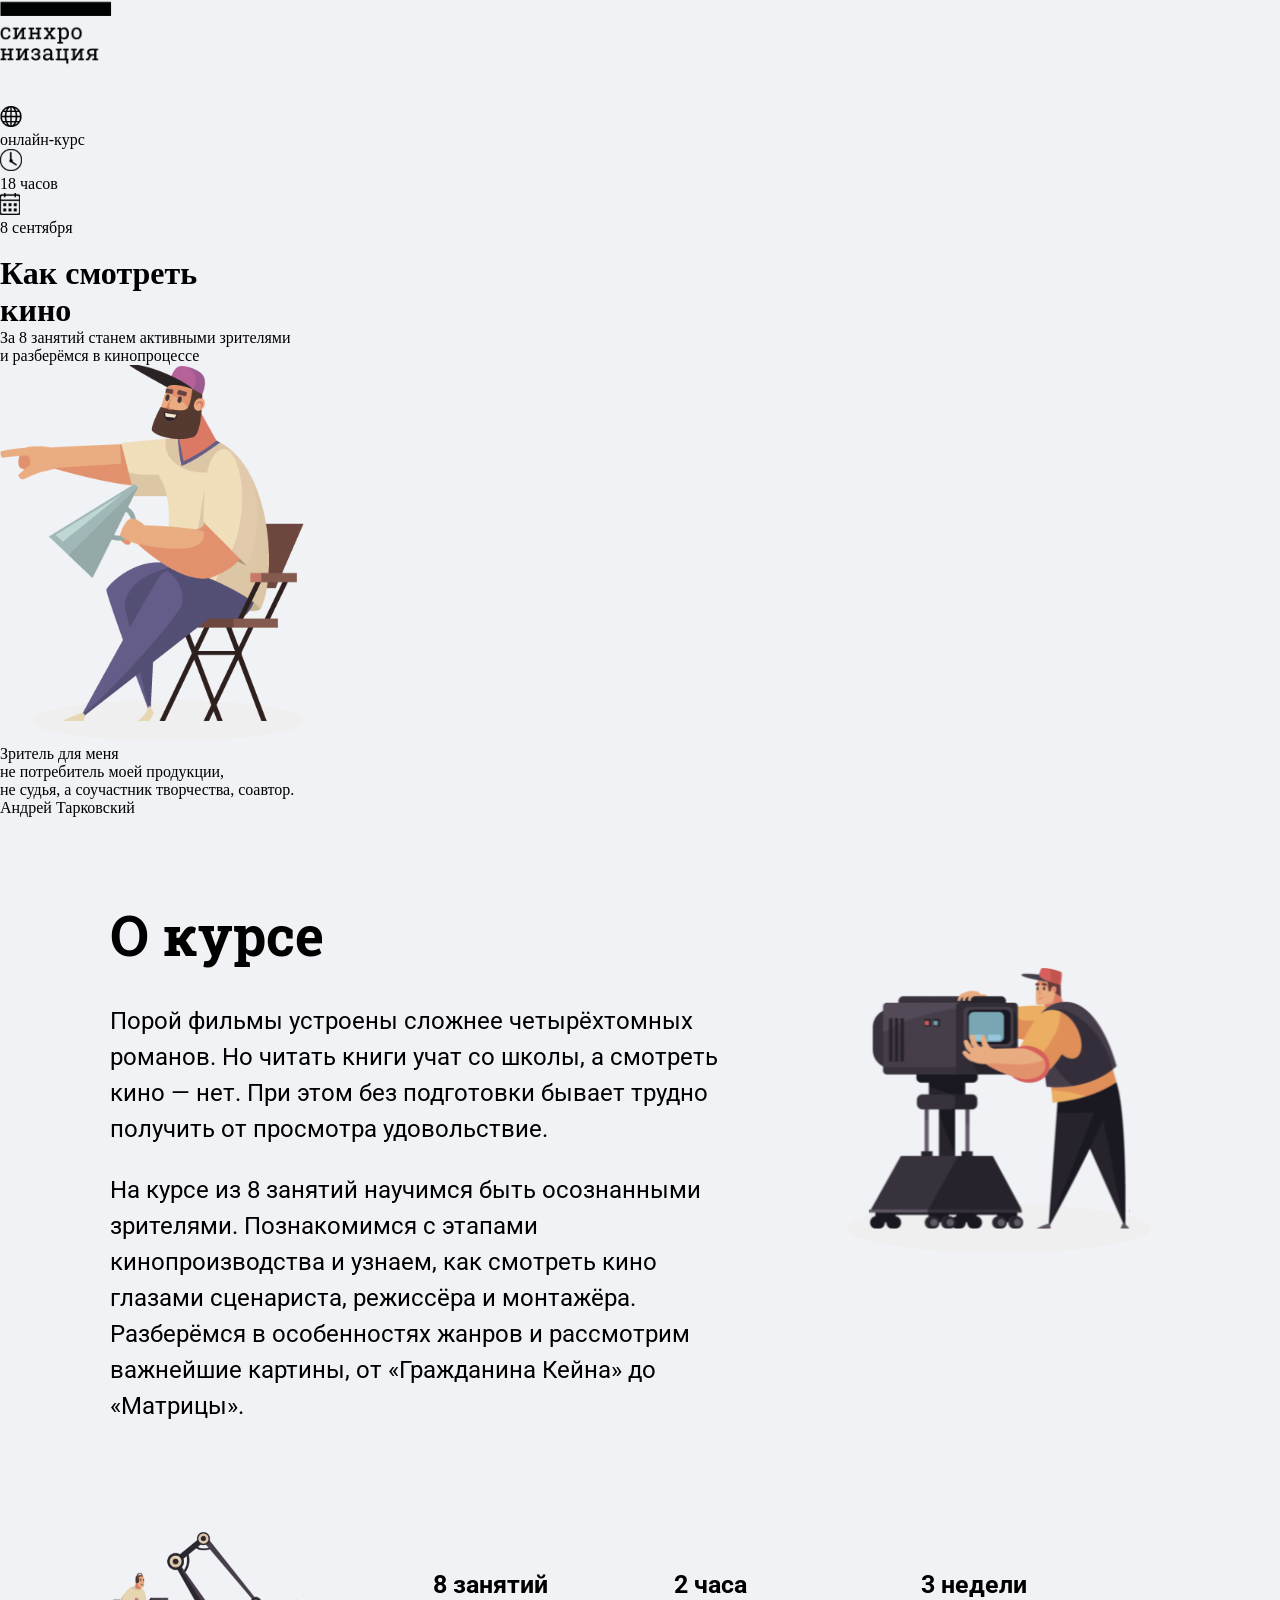
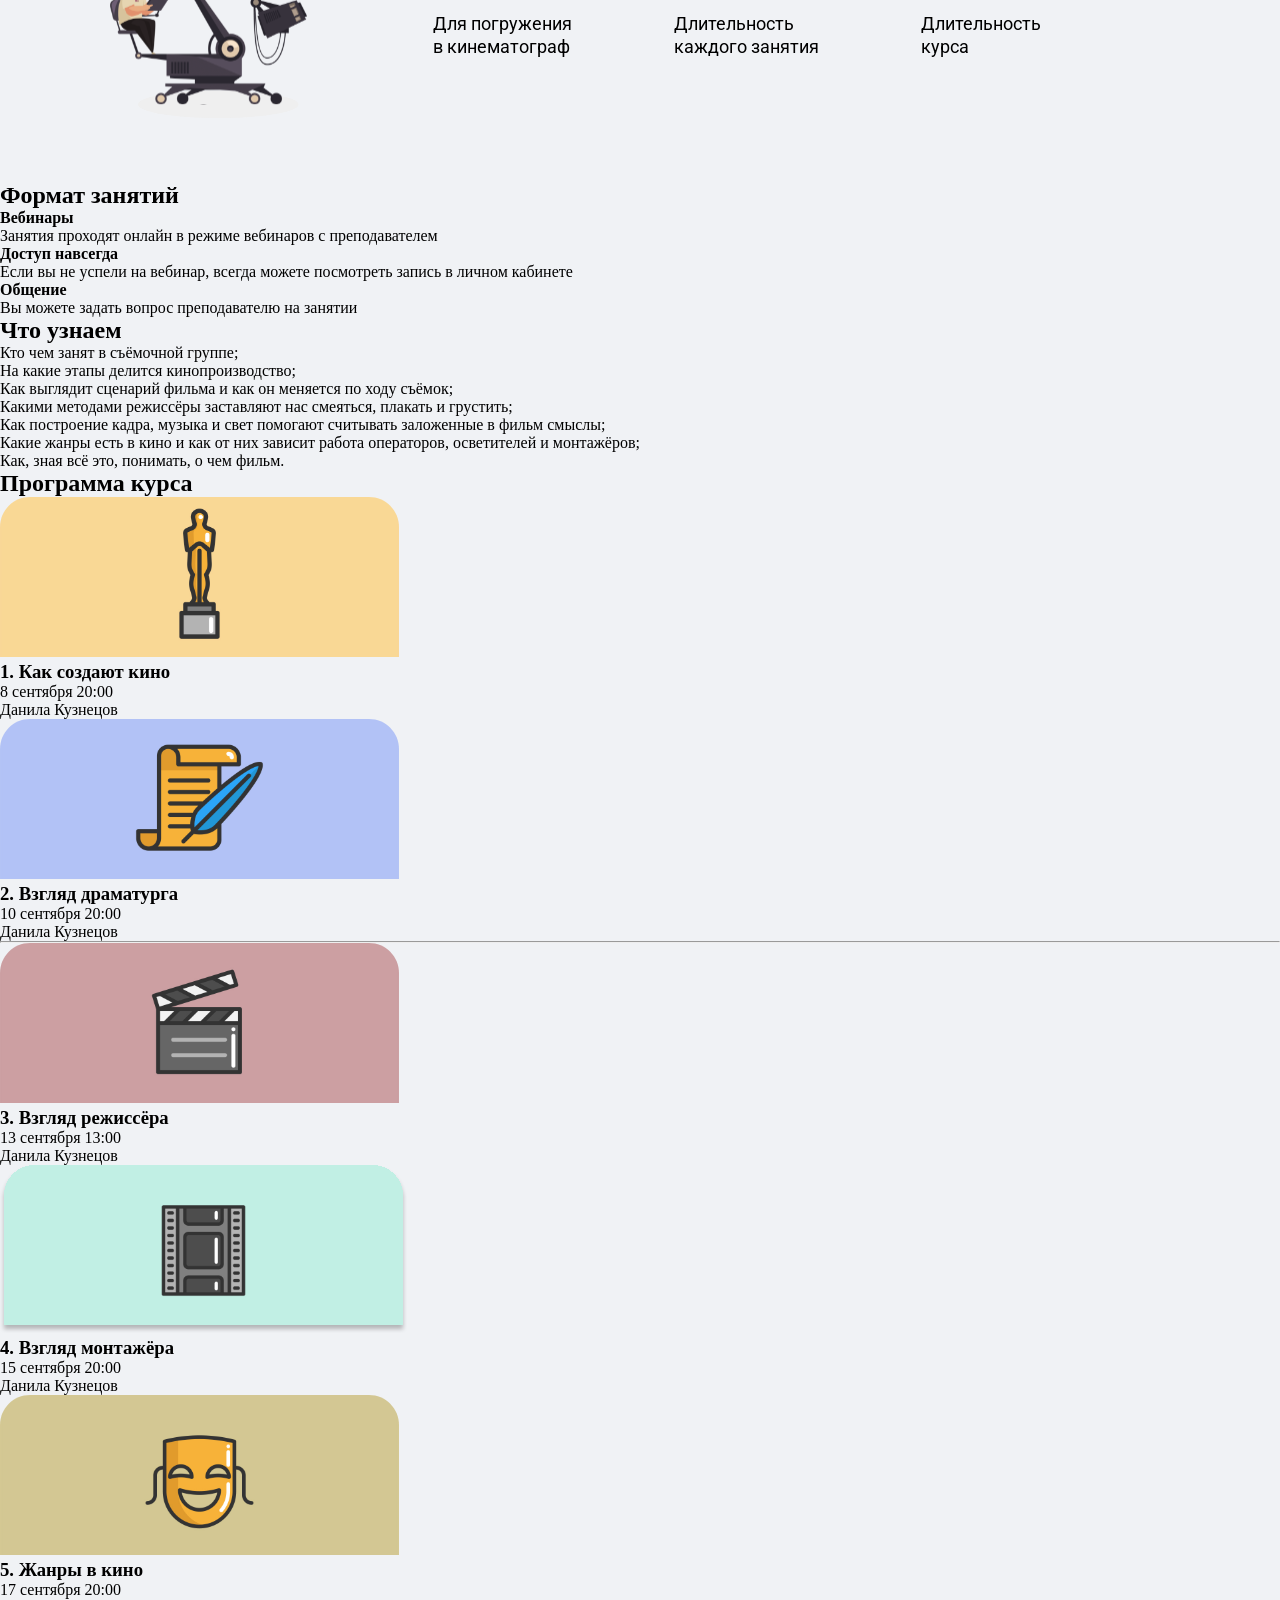
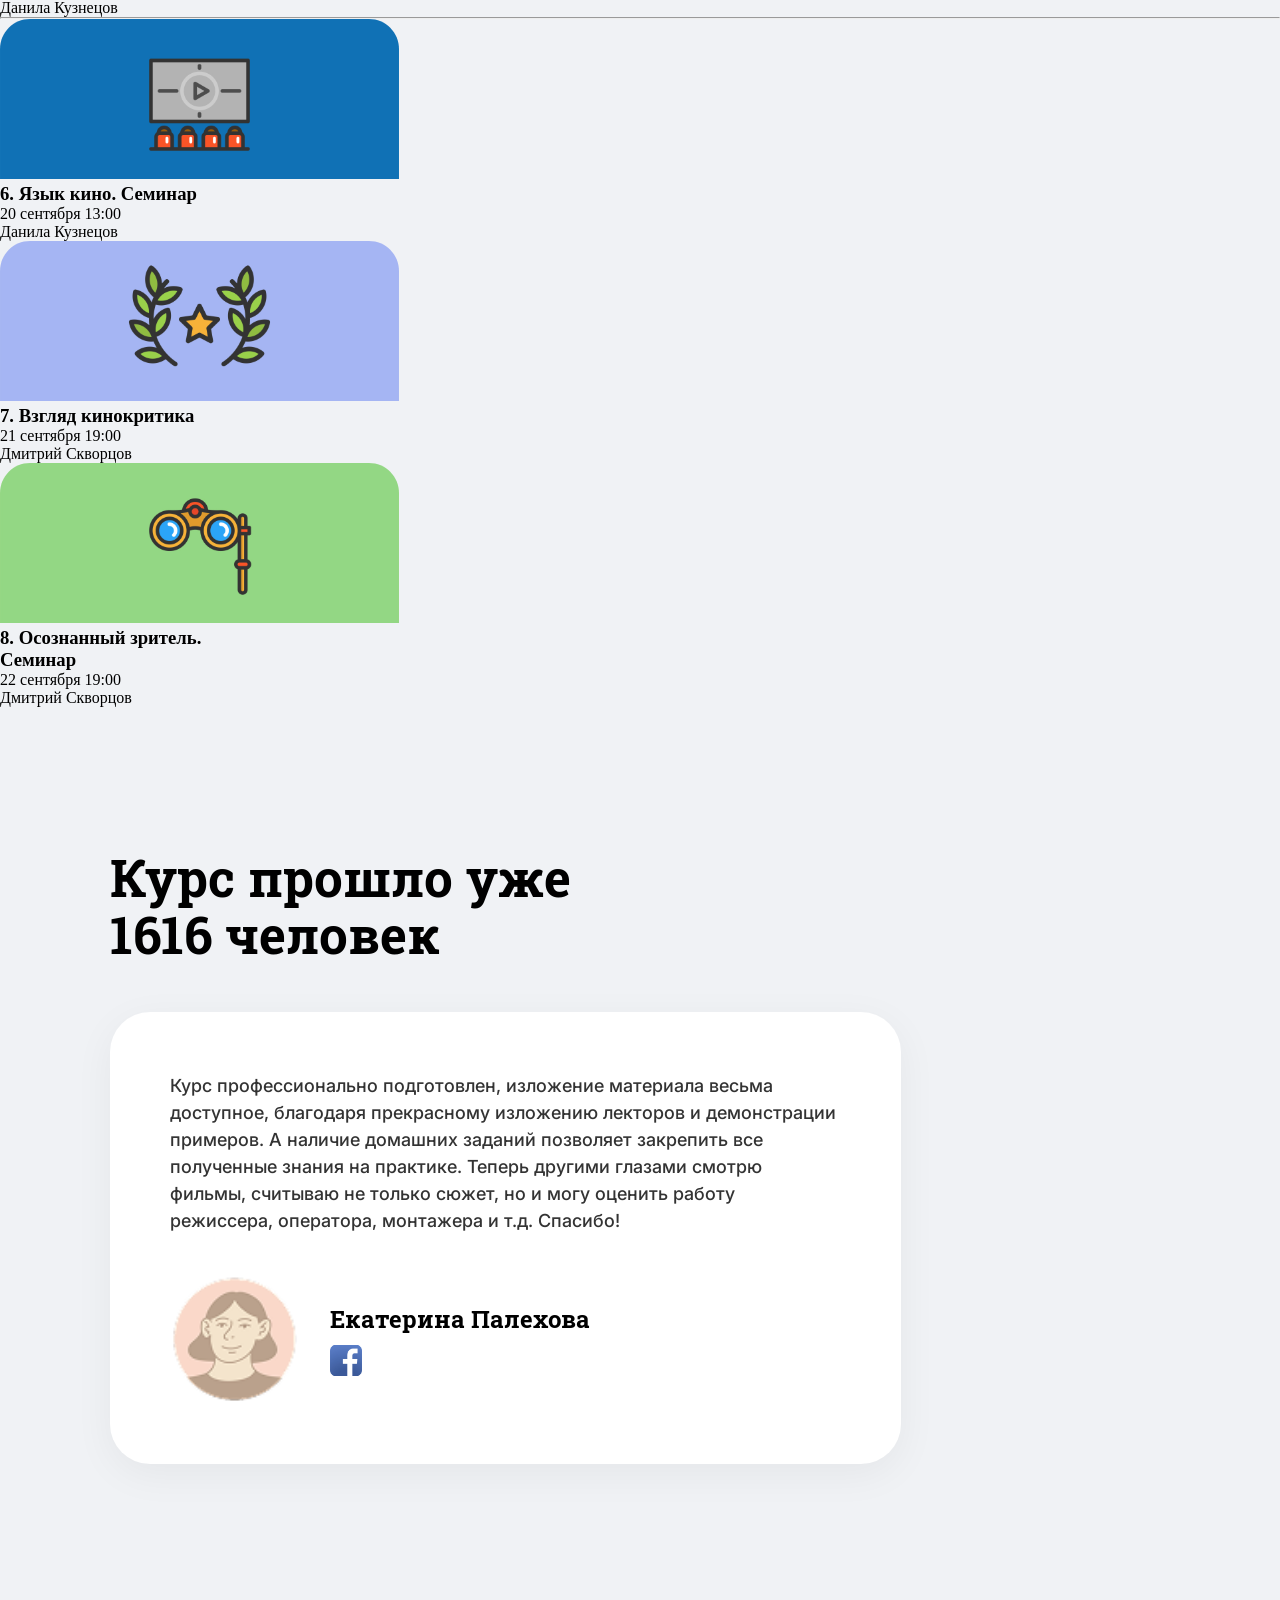
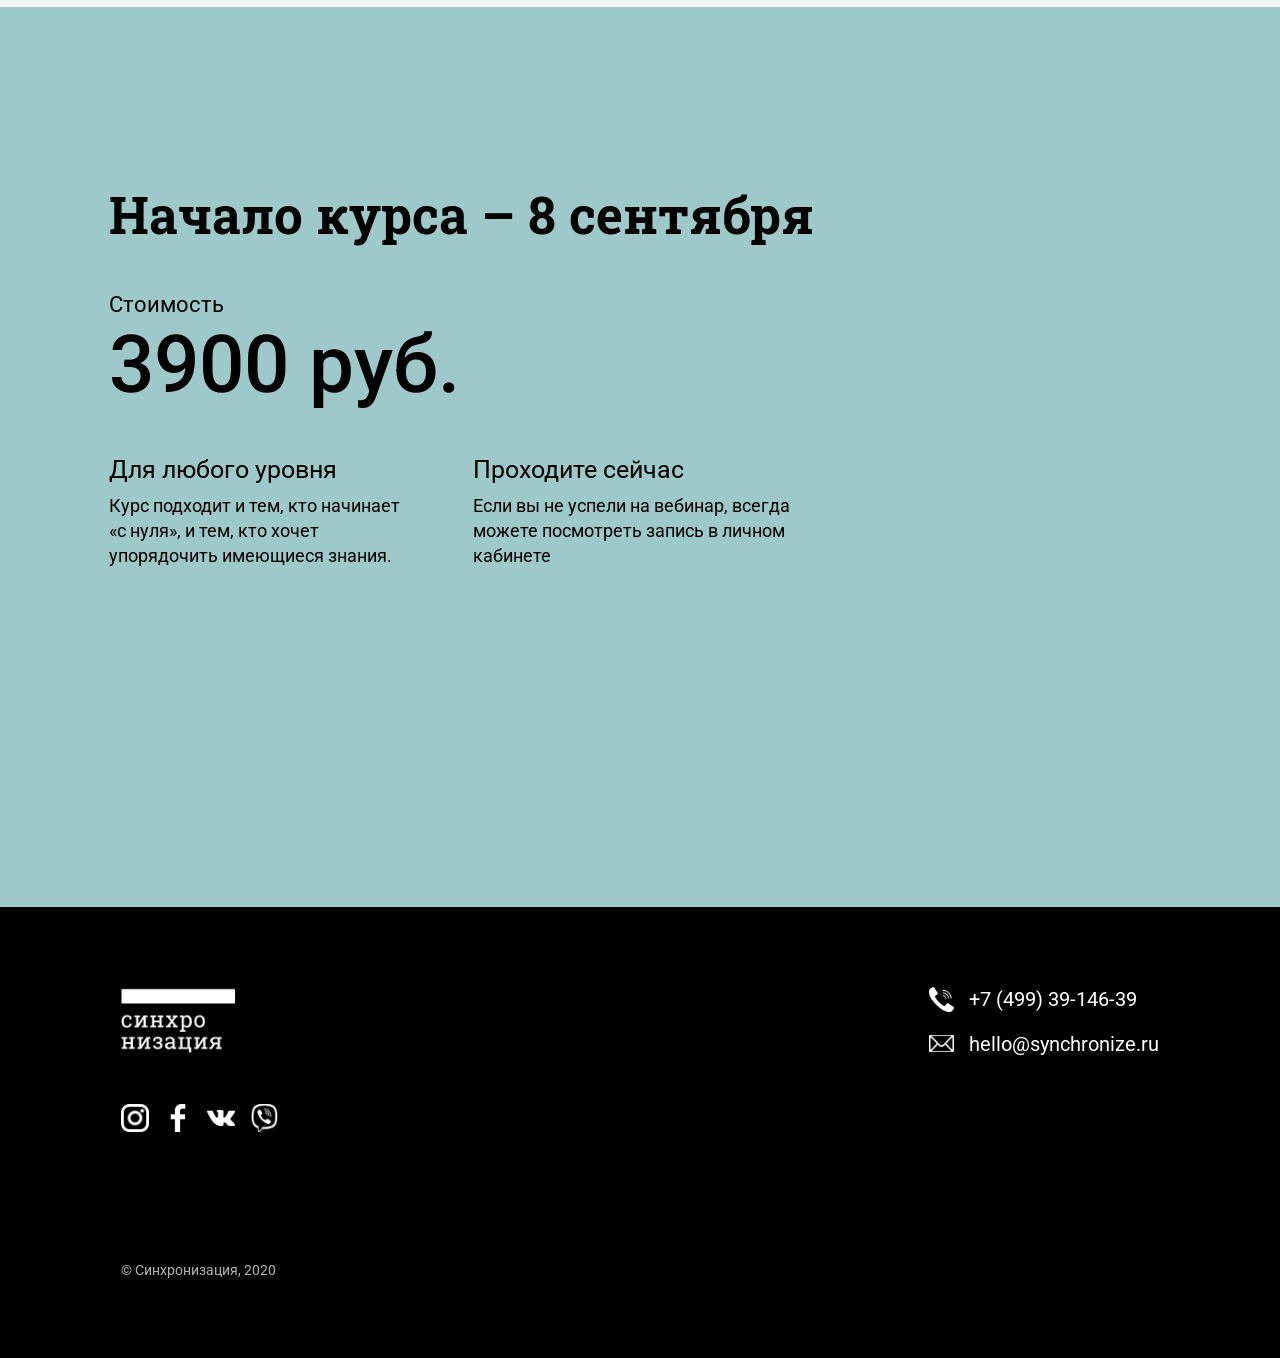
<file: index.html>
<!DOCTYPE html>
<html lang="ru">


<head>
    <meta charset="UTF-8">
    <meta name="viewport" content="width=device-width, initial-scale=1.0">
    <link rel="stylesheet" href="style.css">

    <title>Document</title>
</head>
<body>

    

</body>
</html>


</head>
<body>
    <header>
        <div class="container">
            <div class="header-part1">
                <img src="img/logodark.svg" alt="logo" id="header-logo">
            </div>
             
            <br>
            <br>

            <div class="header-part2">
                <div class="header-info">
                    <img src="img/globe.svg" alt="globe">
                    <p class="header-p">онлайн-курс</p>
                </div>

                <div class="header-info">
                    <img src="img/time.svg" alt="time">
                    <p class="header-p">18 часов</p>
                </div>

                <div class="header-info">
                    <img src="img/calendar.svg" alt="calendar">
                    <p class="header-p">8 сентября</p>
                </div>
            </div>

            <br>

            <div class="header-part3">
                <div class="headertext">
                    <h1>Как смотреть<br>кино</h1>

                    <p class="header-p">За 8 занятий станем активными зрителями<br>и разберёмся в кинопроцессе</p>
                </div>

                <div class="h-pic">
                    <img src="img/Group2.svg" alt="producer" class="header-person">
                </div>

                <div class="header-bluebox">
                    <div class="header-p2">
                        <p class="viewer">Зритель для меня <br>
                            не потребитель моей продукции,<br>
                             не судья, а соучастник
                            творчества,
                            соавтор.</p>
                        <p class="tarkovskiy">Андрей Тарковский</p>
                    </div>
                </div>

            </div>
        </div>
    </header>

    <main>

        <section class="course">
            <div class="container">
                <div class="top-info">
                <div class="course-entry">
                        <h1>О курсе</h1>
                
                <p>Порой фильмы устроены сложнее четырёхтомных романов. Но читать книги учат со школы, а смотреть кино — нет. При этом без подготовки бывает трудно получить от просмотра удовольствие.</p>
                <p>На курсе из 8 занятий научимся быть осознанными зрителями. Познакомимся с этапами кинопроизводства и узнаем, как смотреть кино глазами сценариста, режиссёра и монтажёра. Разберёмся в особенностях жанров и рассмотрим важнейшие картины, от «Гражданина Кейна» до «Матрицы».</p>
                </div>

                <div class="camera">
                <img src="img/grup.svg" alt="kameraman">
                </div>
                </div>


                <div class="bottom-info">
                    <div class="second-pht">
                    <img src="img/Frame.svg" alt="balaca-kam">
                    </div>

                    <div class="course-table">                   
                        <div class="box">
                        <h3>8 занятий </h3>
                        <p>Для погружения<br>в кинематограф</p>
                    </div>
                    <div class="box">
                        <h3>2 часа</h3>
                        <p>Длительность<br>каждого занятия</p>
                    </div>
                    <div class="box">
                        <h3>3 недели</h3>
                        <p>Длительность<br>курса</p>
                    </div>
                    </div>
                </div>
            </div>
        </section>
    </main>


            <div class="container"></div>
        </section>
        <!--Text 2 / Hamid's work-->
        <div id="format">
            <div class="container">
                <h2>Формат занятий</h2>
                <div class="format-text-block">
                    <div class="format-text">
                        <b>Вебинары</b>
                        <br>
                        Занятия проходят онлайн в режиме вебинаров с преподавателем
                    </div>
                    <div class="format-text">
                        <b>Доступ навсегда</b>
                        <br>
                        Если вы не успели на вебинар, всегда можете посмотреть запись в личном кабинете
                    </div>
                    <div class="format-text">
                        <b>Общение</b>
                        <br>
                        Вы можете задать вопрос преподавателю на занятии
                    </div>
                </div>
            </div>
        </div>

        <!--Text 3 / Hamid's work-->
        <div id="info">
            <div class="container">
                <h2>Что узнаем</h2>
                <ul>
                    <li>
                        Кто чем занят в съёмочной группе; 
                    </li>
                    <li>
                        На какие этапы делится кинопроизводство;
                    </li>
                    <li>
                        Как выглядит сценарий фильма и как он меняется по ходу съёмок;
                    </li>
                    <li>
                        Какими методами режиссёры заставляют нас смеяться, плакать и грустить;
                    </li>
                    <li>
                        Как построение кадра, музыка и свет помогают считывать заложенные в фильм смыслы;
                    </li>
                    <li>
                        Какие жанры есть в кино и как от них зависит работа операторов, осветителей и монтажёров;
                    </li>
                    <li>
                        Как, зная всё это, понимать, о чем фильм.
                    </li>
                </ul>
            </div>
        </div>

        <div id="program">
            <div class="container"></div>

        <section id="format">
            <div class="container"></div>
        </section>

        <section id="info-section">
            <div class="container"></div>
        </section>
        <div id="proqram">
            <div class="container">
                <h2 class="roboto-slab">Программа курса</h2>
                <div class="cards roboto">
                    <div class="card">
                        <img src="img/Rectangle 5.svg" alt="img">
                        <div class="textblock">
                            <h3>1. Как создают кино</h3>
                            <p>8 сентября 20:00<br />Данила Кузнецов</p>
                        </div>
                    </div>
                    <div class="card">
                        <img src="img/Rectangle 7.svg" alt="img">
                        <div class="textblock">
                            <h3>2. Взгляд драматурга</h3>
                            <p>10 сентября 20:00<br />Данила Кузнецов</p>
                        </div>
                    </div>
                    <hr />
                    <div class="card">
                        <img src="img/Rectangle 9.svg" alt="img">
                        <div class="textblock">
                            <h3>3. Взгляд режиссёра</h3>
                            <p>13 сентября 13:00<br />Данила Кузнецов</p>
                        </div>
                    </div>
                    <div class="card">
                        <img src="img/Rectangle 13.svg" alt="img">
                        <div class="textblock">
                            <h3>4. Взгляд монтажёра</h3>
                            <p>15 сентября 20:00<br />Данила Кузнецов</p>
                        </div>
                    </div>
                    <div class="card">
                        <img src="img/Rectangle 14.svg" alt="img">
                        <div class="textblock">
                            <h3>5. Жанры в кино</h3>
                            <p>17 сентября 20:00<br />Данила Кузнецов</p>
                        </div>
                    </div>
                    <hr />
                    <div class="card">
                        <img src="img/Rectangle 15.svg" alt="img">
                        <div class="textblock">
                            <h3>6. Язык кино. Семинар</h3>
                            <p>20 сентября 13:00<br />Данила Кузнецов</p>
                        </div>
                    </div>
                    <div class="card">
                        <img src="img/Rectangle 19.svg" alt="img">
                        <div class="textblock">
                            <h3>7. Взгляд кинокритика</h3>
                            <p>21 сентября 19:00<br />Дмитрий Скворцов</p>
                        </div>
                    </div>
                    <div class="card">
                        <img src="img/Rectangle 20.svg" alt="img">
                        <div class="textblock">
                            <h3>8. Осознанный зритель.<br />Семинар</h3>
                            <p>22 сентября 19:00<br />Дмитрий Скворцов</p>
                        </div>
                    </div>
                </div>
            </div>

        </div>
    </main>

    <section id="bg-grey"> <div class="reviews-container">
        <h2 class="title">Курс прошло уже <br> 1616 человек</h2>
        
        <div class="review-card">
            <p class="review-text">
                Курс профессионально подготовлен, изложение материала весьма доступное, благодаря прекрасному изложению лекторов и демонстрации примеров. А наличие домашних заданий позволяет закрепить все полученные знания на практике. Теперь другими глазами смотрю фильмы, считываю не только сюжет, но и могу оценить работу режиссера, оператора, монтажера и т.д. Спасибо!
            </p>
            
            <div class="review-footer">
                <img src="img/1 9.png" class="avatar" alt="Екатерина Палехова">
                
                <div class="user-meta">
                    <h4 class="user-name">Екатерина Палехова</h4>
                    <img src="img/bluefb.svg" class="facebook-icon" alt="Facebook">
                </div>
            </div>
        </div>
    </div>
</section>






<div id="bg-green">
    <h1 class="title">Начало курса – 8 сентября</h1>
    
    <span class="price-label">Стоимость</span>
    <div class="price">3900 руб.</div>

    <div class="info">
        <div class="info-box">
            <h3 class="info-title">Для любого уровня</h3>
            <p class="info-text">Курс подходит и тем, кто начинает «с нуля», и тем, кто хочет упорядочить имеющиеся знания.</p>
        </div>

        <div class="info-box">
            <h3 class="info-title">Проходите сейчас</h3>
            <p class="info-text">Если вы не успели на вебинар, всегда можете посмотреть запись в личном кабинете</p>
        </div> </div>
</div>





<footer class="footer">
    <div class="container footer-container">

        <div class="footer-left">
            <div class="logo">
                <img src="img/logowhite.svg" alt="Синхронизация Лого">
            </div>
            <div class="socials">
                <img src="img/instagram.svg" alt="">
                <img src="img/fb.svg" alt="">
                <img src="img/vk.svg" alt="">
                <img src="img/fakewp.svg" alt="">
            </div>
        </div>

        <div class="footer-right">
            <div class="item">
                <img src="img/phone.svg" alt="">
                <span>+7 (499) 39-146-39</span>
            </div>
            <div class="item">
                <img src="img/mail.svg" alt="">
                <a href="mailto:hello@synchronize.ru">hello@synchronize.ru</a>
            </div>
        </div>

        <p class="copyright">© Синхронизация, 2020</p>

    </div>
</footer></body>
</html>
</file>
<file: style.css>
@import url('https://fonts.googleapis.com/css2?family=Roboto+Slab:wght@700&family=Inter:wght@550&display=swap');


@import url('https://fonts.googleapis.com/css2?family=Inter:ital,opsz,wght@0,14..32,100..900;1,14..32,100..900&family=Lato:ital,wght@0,100;0,300;0,400;0,700;0,900;1,100;1,300;1,400;1,700;1,900&family=Montserrat:ital,wght@0,100..900;1,100..900&family=Open+Sans:ital,wght@0,300..800;1,300..800&family=Raleway:ital,wght@0,100..900;1,100..900&family=Roboto+Slab:wght@100..900&family=Roboto:ital,wght@0,100..900;1,100..900&display=swap');

* {
    margin: 0;
    padding: 0;
    box-sizing: border-box;

}

body {
    width: 100%;
    min-height: 100vh;
    background-color: #f0f2f5;
    overflow-x: hidden;
}

#bg-grey {
    width: 100%;
    min-height: 100vh;
    display: flex;
    flex-direction: column;
    justify-content: center; 
    padding: 80px 8.6%; 
    background-color: #f0f2f5;
}

.title {
    white-space: nowrap; 
    width: max-content;
    
    display: block;
    font-family: 'Roboto Slab', serif;
    font-weight: 700;
    font-size: clamp(30px, 4vw, 55px); 
    line-height: 1.1;
    color: #000;
    margin-bottom: 50px;
}


.reviews-container {
    width: 100%;
    max-width: 1440px; 
    margin: 0 auto;
}
.review-card {
    width: 100%;
    max-width: 791px;
    background: #ffffff;
    border-radius: 40px; 
    box-shadow: 0 10px 40px rgba(0, 0, 0, 0.05);
    padding: clamp(30px, 5vw, 60px);
    display: flex;
    flex-direction: column;
    gap: 40px; 
}

.review-text {
    font-family: 'Inter', sans-serif;
    font-size: 18px;
    line-height: 1.5;
    color: #333;
    font-weight: 500;
}


.review-footer {
    display: flex;
    align-items: center;
    gap: 30px;
}

.avatar {
    width: 130px; 
    height: 130px;
    border-radius: 50%;
    object-fit: cover;
}

.user-meta {
    display: flex;
    flex-direction: column;
    gap: 10px;
}

.user-name {
    font-family: 'Roboto Slab', serif;
    font-size: 24px;
    font-weight: 700;
    color: #000;
}

.facebook-icon {
    width: 32px;
    height: auto;
}


@media (max-width: 600px) {
    #bg-grey {
        padding: 40px 20px;
    }
    
    .review-card {
        padding: 30px 20px;
        gap: 30px;
    }

    .review-footer {
        flex-direction: row; 
        align-items: center;
    }

    .avatar {
        width: 80px;
        height: 80px;
    }

    .user-name {
        font-size: 18px;
    }
}


#bg-green {
    background-color: #9DC9C8;
    width: 100%;
    padding: 179px 20px 264px clamp(20px, 8.5vw, 122px);
    font-family: 'Roboto', sans-serif;
    min-height: 100vh;
}

.price-label {
    font-size: 22px;
    margin-bottom: 8px;
    display: block;
}

.price {
    max-width: 481px;
    width: 100%;
    font-size: clamp(48px, 8vw, 80px);
    font-weight: 500;
    line-height: 1;
    margin-bottom: 50px;
}

.info {
    display: flex;
    flex-wrap: wrap;
    gap: 70px;
}

.info-box {
    max-width: 294px;
    width: 100%;
    min-width: 280px;
}

.info-box:last-child {
    max-width: 322px;
}

.info-title {
    font-size: 25px;
    margin-bottom: 9px;
    font-weight: 400;
}

.info-text {
    font-size: 18px;
    line-height: 1.4;
}

@media (max-width: 768px) {
    #bg-green {
        padding-top: 60px;
        padding-bottom: 60px;
    }
    .info {
        gap: 40px;
    }
}

.footer {
    background-image: url('img/Rectangle%2024.png'); 
    background-repeat: no-repeat;
    background-size: cover;
    background-position: center; 
    color: white;
    padding: 80px 0;
    font-family: 'Roboto', sans-serif;
    width: 100%;
}

.footer-container {
    display: flex;
    justify-content: space-between;
    flex-wrap: wrap;
    padding: 0 121px; 
    max-width: 1440px;
    margin: 0 auto;
}

.footer-left {
    display: flex;
    flex-direction: column;
}

.logo img {
    width: 115px;
    margin-bottom: 45px;
}

.socials {
    display: flex;
    gap: 15px;
    margin-bottom: 50px;
}

.socials img {
    width: 28px;
}

.footer-right {
    display: flex;
    flex-direction: column;
    gap: 20px;
    align-items: flex-start; 
}

.item {
    display: flex;
    align-items: center;
    gap: 15px;
}

.item img {
    width: 25px; 
    height: auto;
    flex-shrink: 0; 
    object-fit: contain;
}

.item span, .item a {
    color: white;
    text-decoration: none;
    font-size: 20px;
}

/* Masaüstü üçün copyright həmişə alta düşür */
.copyright {
    width: 100%; 
    margin-top: 80px;
    font-size: 14px;
    opacity: 0.7;
}

/* MOBİL GÖRÜNÜŞ (REZiN FORMA) */
@media (max-width: 768px) {
    .footer-container {
        flex-direction: column;
        padding: 0 20px;
    }

    .footer-left {
        order: 1;
    }

    .footer-right {
        order: 2;
        margin-top: 40px;
    }

    .copyright {
        order: 3; 
        margin-top: 60px;
        text-align: left;
    }
}


}


.container {
    padding: 30px 20px;
    margin: 0 auto;
}

@media(min-width: 375px) and (max-width: 601px) {
    .course-entry h1 {
        font-family: "Roboto Slab", sans-serif;
        margin-bottom: 25px;
        font-size: 26px;
        font-weight: 700;
    }
    .container{
        padding: 0 36px;

    }
    .course-entry p {
        font-weight: 400;
        font-size: 12px;
        line-height: 1.45;
        margin-bottom: 20px;
        font-family: "Roboto", sans-serif;
    }

    .camera {
        display: flex;
        justify-content: center;
        margin: 40px 0;
    }

    .camera img {
        width: 100%;
        max-width: 340px;
        height: 200px;
    }

    .course-table {
        padding-right: 100px;
        display: grid;
        grid-template-columns: 1fr 1fr; 
        gap: 40px 20px;
        font-family: "Roboto", sans-serif;
    }
    .box p{
        font-weight: 400px;
        font-size: 10px;
    }
    .box:nth-child(3) {
        grid-column: 1;
    }

    .box h3 {
        font-weight: 700;
        font-size: 12px;
        margin-bottom: 8px;
    }


    .second-pht {
        display: none;
    }
}

/* ///////////////////////////////////////////////////////////////////////// */
/* tablet */


@media screen and (min-width:601px) and (max-width:990px){

*{
    margin:0;
    padding:0;
    box-sizing:border-box;
}

body{
    font-family: Arial, Helvetica, sans-serif;
}

.container{
    width:90%;
    margin:auto;
}



.top-info{
    display:flex;
    justify-content:space-between;
    align-items:center;
    gap:70px;
    margin-bottom:50px;
}

.course-entry h1{
    font-family: "Roboto Slab", sans-serif;
    font-size:32px;
    font-weight:700;
    margin-bottom:20px;
}

.course-entry p{
    font-family: "Roboto", sans-serif;
    font-weight: 400;
    font-size:14px;
    line-height:130%;
    margin-bottom:15px;
}

.camera img{
    width:220px;
}


.bottom-info{
    display:flex;
    align-items:center;
    gap:40px;
}

.second-pht img{
    width:180px;
}

.course-table{
    display:flex;
    gap:40px;
}

.box h3{
    font-family: "Roboto", sans-serif;
    font-weight: 700;
    font-size:15px;
    margin-bottom:8px;
}

.box p{
    font-family: "Roboto", sans-serif;
    font-size:11px;
    font-weight: 400;
}

}
/* ///////////////////////////////////////////////////////////////// */
/* komputere gore */


@media screen and (min-width: 991px) {
    .container {
        width: 100%;
        max-width: 1440px;
        margin: 0 auto;
    }

    .top-info {
        display: flex;
        justify-content: space-between;
        align-items: flex-start;
        padding: 6.3vw 5vw 4.4vw 8.6vw;
        gap: 5vw;
    }

    .course-entry {
        flex: 1;
        max-width: 50vw;
    }

    .course-entry h1 {

        font-family: "Roboto Slab", sans-serif;
        font-size: 55px;
        font-weight: 700;
        margin-bottom: 2.5vw;
    }

    .course-entry p {
        font-family: "Roboto", sans-serif;
        font-size: 24px;
        line-height: 1.5;
        margin-bottom: 2vw;
        font-weight: 400;
    }

    .camera {
        width: 23.8vw;
        flex-shrink: 0;
        margin-right: 5vw;
    }

    .camera img {
        margin-top: 70px;
        width: 100%;
        height: auto;
        display: block;
    }

    .bottom-info {
        display: flex;
        align-items: flex-start;
        gap: 9.8vw;
        padding-left: 8.6vw;
        margin-top: 2vw;
        margin-bottom: 5vw;
    }

    .second-pht {
        width: 15.4vw;
        flex-shrink: 0;
    }

    .second-pht img {
        width: 100%;
        height: auto;
        display: block;
    }

    .course-table {
        display: flex;
        gap: 8vw;
        padding-top: 3vw;
    }

    .box {
        flex-shrink: 0;
    }

    .box h3 {
        font-family: "Roboto", sans-serif;
        font-size: 25px;
        font-weight: 700;
        margin-bottom: 1vw;
    }

    .box p {
        font-family: "Roboto", sans-serif;
        font-weight: 400;
        font-size: 18px;
        line-height: 1.3;
    }
}

@media(min-width: 375px) and (max-width: 601px) {
    .course-entry h1 {
        font-family: "Roboto Slab", sans-serif;
        margin-bottom: 25px;
        font-size: 26px;
        font-weight: 700;
    }
    .container{
        padding: 0 36px;

    }
    .course-entry p {
        font-weight: 400;
        font-size: 12px;
        line-height: 1.45;
        margin-bottom: 20px;
        font-family: "Roboto", sans-serif;
    }

    .camera {
        display: flex;
        justify-content: center;
        margin: 40px 0;
    }

    .camera img {
        width: 100%;
        max-width: 340px;
        height: 200px;
    }

    .course-table {
        padding-right: 100px;
        display: grid;
        grid-template-columns: 1fr 1fr; 
        gap: 40px 20px;
        font-family: "Roboto", sans-serif;
    }
    .box p{
        font-weight: 400px;
        font-size: 10px;
    }
    .box:nth-child(3) {
        grid-column: 1;
    }

    .box h3 {
        font-weight: 700;
        font-size: 12px;
        margin-bottom: 8px;
    }


    .second-pht {
        display: none;
    }
}

/* ///////////////////////////////////////////////////////////////////////// */
/* tablet */


@media screen and (min-width:601px) and (max-width:990px){

*{
    margin:0;
    padding:0;
    box-sizing:border-box;
}

body{
    font-family: Arial, Helvetica, sans-serif;

}
.container {
    padding: 0 36px;
}

.roboto {
    font-family: Roboto;
}

.roboto-slab {
    font-family: "Roboto Slab";
}

#proqram {
    padding-bottom: 47px;
}

#proqram .container {
    margin: 0px auto;
}

#proqram .cards {
    display: flex;
    flex-direction: row;
    flex-wrap: wrap;
    justify-content: center;
}

#proqram .card {
    border-radius: 37px;
    margin: 25px 0px;
    box-shadow: 0 10px 30px rgba(0, 0, 0, 0.15);
}

#proqram .cards hr {
    width: 100%;
    height: 1px;
    background-color: #D9D9D9;
    opacity: 100%;
}

#proqram .textblock {
    font-size: 12px;
    padding: 20px;
}

#proqram h3 {
    font-size: 14px;
}

#proqram h2 {
    font-size: 26px;
    margin-bottom: 95px;
}

@media screen and (min-width:850px) {
    #proqram .cards {
        justify-content: left;
        gap: 20px;
    }

    #proqram hr {
        display: none;
    }

    #proqram .textblock {
        font-size: 14px;
    }

    #proqram h3 {
        font-size: 17px;
    }

    #proqram h2 {
        font-size: 47px;
        margin-bottom: 35px;
    }

    #proqram {
        padding-bottom: 110px;
    }
body {
    font-family: "Roboto", sans-serif;
    line-height: 1.5;
}

.container {
    max-width: 1200px;
    margin: 0 auto;
    padding: 0 36px;
}

#header-logo {
    /* width: 120px; */
    width: 52.18px;
    margin-top: 36px;
    /* margin-bottom: 20px; */
    display: block;
}

.header-part2 {
    display: flex;
    gap: 30px;
    margin-bottom: -10px;
}

.header-info {
    display: flex;
    align-items: center;
    gap: 8px;
}

.header-info img {
    width: 18px;
    height: 18px;
}


.header-part3 {
    max-width: 800px;
}


.header-p {
    font-size: 10px;
    font-family: "Roboto", sans-serif;
    color: #333;
}


h1 {
    font-size: clamp(32px, 5vw, 48px);
    font-family: "Roboto Slab", serif;
    margin-bottom: 20px;
    font-weight: 700;
    line-height: 1;
}



.header-p2 {
    background-color: #1E4681;
    color: white;
    padding: 15px;
    /* width: 80%; */
    max-width: 475px;
    border-radius: 4px;
    margin-top: 60px;
}

.viewer {
    font-family: "Roboto Slab", serif;
    font-size: 11px;
    line-height: 1.4;
    margin-bottom: 15px;
}

.tarkovskiy {
    font-size: 10px;
    font-family: "Roboto", sans-serif;
    text-align: right;
}

main section {
    padding: 60px 0;
}

.header-part3 {
    display: flex;
    flex-wrap: wrap;
}

.header-part3 img {
    width: 30vw;

}

.h-pic {
    display: flex;
    justify-content: end;
    width: 100%;
}



.header-part3 {
    max-width: 800px;
}




@media (min-width:601px) and (max-width:990px) {

    .viewer {
        font-size: 14px;
    }

    .tarkovskiy {
        font-size: 12px;
    }

    .header-part3 {
        max-width: 100%;
    }

    .header-part2 {
        gap: 20px;
    }
.container{
    width:90%;
    margin:auto;
}



.top-info{
    display:flex;
    justify-content:space-between;
    align-items:center;
    gap:70px;
    margin-bottom:50px;
}

.course-entry h1{
    font-family: "Roboto Slab", sans-serif;
    font-size:32px;
    font-weight:700;
    margin-bottom:20px;
}

.course-entry p{
    font-family: "Roboto", sans-serif;
    font-weight: 400;
    font-size:14px;
    line-height:130%;
    margin-bottom:15px;
}

.camera img{
    width:220px;
}


.bottom-info{
    display:flex;
    align-items:center;
    gap:40px;
}

.second-pht img{
    width:180px;
}

.course-table{
    display:flex;
    gap:40px;
}

.box h3{
    font-family: "Roboto", sans-serif;
    font-weight: 700;
    font-size:15px;
    margin-bottom:8px;
}

.box p{
    font-family: "Roboto", sans-serif;
    font-size:11px;
    font-weight: 400;
}

}
/* ///////////////////////////////////////////////////////////////// */
/* komputere gore */


@media screen and (min-width: 991px) {
    .container {
        width: 100%;
        max-width: 1440px;
        margin: 0 auto;
    }

    .top-info {
        display: flex;
        justify-content: space-between;
        align-items: flex-start;
        padding: 6.3vw 5vw 4.4vw 8.6vw;
        gap: 5vw;
    }

    .course-entry {
        flex: 1;
        max-width: 50vw;
    }

    .course-entry h1 {

        font-family: "Roboto Slab", sans-serif;
        font-size: 55px;
        font-weight: 700;
        margin-bottom: 2.5vw;
    }

    .course-entry p {
        font-family: "Roboto", sans-serif;
        font-size: 24px;
        line-height: 1.5;
        margin-bottom: 2vw;
        font-weight: 400;
    }

    .camera {
        width: 23.8vw;
        flex-shrink: 0;
        margin-right: 5vw;
    }

    .camera img {
        margin-top: 70px;
        width: 100%;
        height: auto;
        display: block;
    }

    .bottom-info {
        display: flex;
        align-items: flex-start;
        gap: 9.8vw;
        padding-left: 8.6vw;
        margin-top: 2vw;
        margin-bottom: 5vw;
    }

    .second-pht {
        width: 15.4vw;
        flex-shrink: 0;
    }

    .second-pht img {
        width: 100%;
        height: auto;
        display: block;
    }

    .course-table {
        display: flex;
        gap: 8vw;
        padding-top: 3vw;
    }

    .box {
        flex-shrink: 0;
    }

    .box h3 {
        font-family: "Roboto", sans-serif;
        font-size: 25px;
        font-weight: 700;
        margin-bottom: 1vw;
    }

    .box p {
        font-family: "Roboto", sans-serif;
        font-weight: 400;
        font-size: 18px;
        line-height: 1.3;
        width: 12vw;
    }
}

    .header-pictures {
        justify-content: flex-end;
    }

    .h-pic img {
        height: 206px;
        width: 176px;
        margin-top: -60px;
    }

    .header-bluebox {
        width: 100%;
        display: flex;
        justify-content: center;
        align-items: center;
        margin-top: 40px;
    }

    /* .header-part3 .header-p {
        width: 50%;
        } */

    .header-p {
        font-size: 12px;
    }


    #header-logo {
        width: 64.87px;
        height: 38.23px;
    }

}

@media (min-width: 991px) {

    .header-part3 {
        display: flex;
        flex-wrap: wrap;
        justify-content: space-between;
        align-items: flex-start;
        max-width: 100%;
    }

    .viewer {
        font-size: 25px;
    }

    .tarkovskiy {
        font-size: 20px;
    }


    .header-pictures {
        width: 40%;
        display: flex;
        justify-content: flex-end;
    }

    .h-pic img {
        height: 356px;
        width: 304px;
        margin-top: -120px;
    }


    .header-p {
        font-size: clamp(10px, 3vw, 24px)
    }


    .header-p2 {
        margin-top: 60px;
    }

    .header-bluebox {
        width: 100%;
        display: flex;
        justify-content: center;
        align-items: center;
        margin-top: 40px;
        margin-left: 40px;
    }


    .header-p {
        font-size: 16px;
    }

    #header-logo {
        width: 112px;
        height: 66px;
    }



@media (min-width:601px) and (max-width:990px){

.header-part3{
max-width:100%;
}

.header-part2{
gap:20px;
}

.header-pictures{
justify-content:flex-end;
}

.h-pic img{
height:206px;
width:176px;
margin-top:-60px;
}

 .header-bluebox {
        width: 100%;
        display: flex;
        justify-content: center;
        align-items: center;
        margin-top: 40px;
    }

 /* .header-part3 .header-p {
        width: 50%;
    } */

    .header-p{
       width: 80%;
       font-size: 10px;
    } 


    #header-logo{
        width: 64.87px;
        height: 38.23px;
    }

#format,
#info {
    font-family: Roboto, sans-serif;
}

#format h2,
#info h2 {
    font-family: "Roboto Slab", sans-serif;
}

.format-text b {
    color: #1E4681;
}


/* Mobile */
.container {
    padding: 0 36px;
}

#format h2,
#info h2 {
    font-size: 26px;
    font-weight: 700;
}

.format-text {
    margin-top: 30px;
    font-weight: 400;
    font-size: 10px;
    padding-right: 90px;
}

.format-text b {
    font-weight: 700;
    font-size: 12px;
}

#info {
    margin-top: 60px;
}

#info ul {
    font-weight: 400;
    font-size: 12px;
    margin-top: 20px;
    list-style-position: inside;
}


/* Tablet */
@media (min-width: 601px) and (max-width: 991px) {
    .container {
        padding: 0 71px;
    }

    #format h2,
    #info h2 {
        font-weight: 700;
        font-size: 32px;
    }

    .format-text {
        margin-top: 50px;
        font-weight: 400;
        padding-right: 0;
        font-size: 9px;
    }

    .format-text b {
        font-weight: 700;
        font-size: 14px;
    }

    .format-text-block {
        display: flex;
        flex-direction: row;
        justify-content: space-between;
        padding-right: 60px;
        gap: 50px;
    }

    #info {
        margin-top: 100px;
    }

    #info ul {
        margin-top: 20px;
        font-weight: 400;
        font-size: 12px;
        padding-right: 100px;
    }
}

/* Desktop */
@media (min-width: 991px) {
    .container {
        padding: 0 121px;
    }

    #info h2,
    #format h2 {
        font-weight: 700;
        font-size: 55px;
    }

    .format-text {
        font-weight: 400;
        font-size: 14px;
        margin-top: 50px;
        padding-right: 0;
        width: 220px;
    }

    .format-text b {
        font-weight: 700;
        font-size: 21px;
    }

    .format-text-block {
        display: flex;
        flex-direction: row;
        justify-content: space-between;
        gap: 50px;
        padding-right: 100px;
    }

    #info {
        margin-top: 100px;
    }

    #info ul {
        margin-top: 40px;
        font-size: 18px;
        font-weight: 400;
        padding-right: 150px;
        list-style-position: inside;
    }
}
</file>
